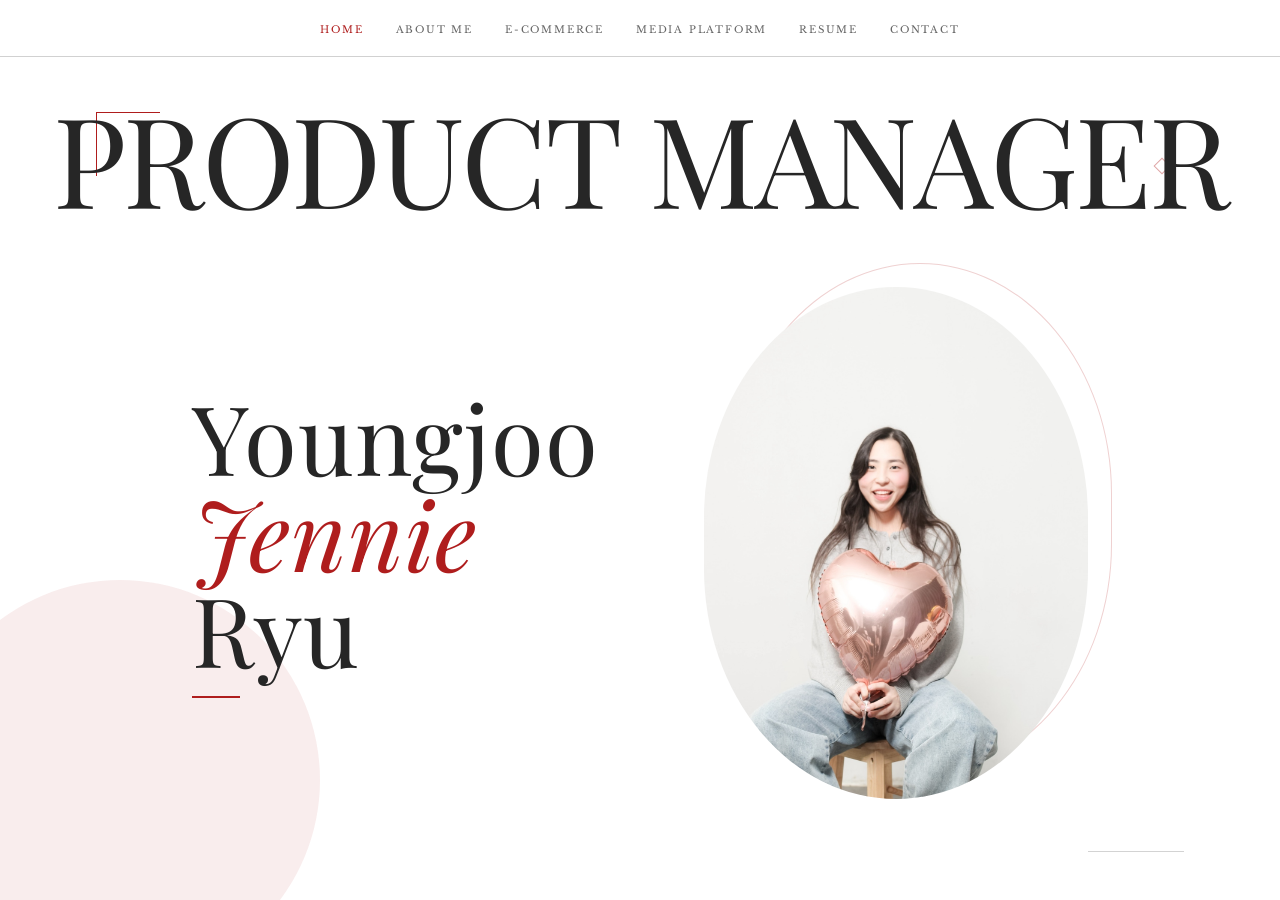
<file: index.html>
<!doctype html>
<html lang="en">
<head>
  <meta charset="UTF-8">
  <meta name="viewport" content="width=device-width, initial-scale=1.0">
  <title>Jennie Ryu | Product Manager Portfolio</title>
  <meta name="description" content="Jennie Ryu - Product Manager Portfolio. PM specializing in e-commerce, payment systems, subscription models, and content commerce.">
  <meta name="author" content="Youngjoo Jennie Ryu">
  <link rel="canonical" href="https://jennieryu.github.io/">
  <meta property="og:type" content="website">
  <meta property="og:url" content="https://jennieryu.github.io/">
  <meta property="og:title" content="Jennie Ryu | Product Manager Portfolio">
  <meta property="og:description" content="Jennie Ryu - Product Manager Portfolio. PM specializing in e-commerce, payment systems, subscription models, and content commerce.">
  <meta property="og:image" content="https://jennieryu.github.io/og-image.png">
  <meta name="twitter:card" content="summary_large_image">
  <meta name="twitter:title" content="Jennie Ryu | Product Manager Portfolio">
  <meta name="twitter:description" content="Jennie Ryu - Product Manager Portfolio. PM specializing in e-commerce, payment systems, subscription models, and content commerce.">
  <meta name="twitter:image" content="https://jennieryu.github.io/og-image.png">
  <link rel="icon" href="favicon.ico">
  <link rel="preconnect" href="https://fonts.googleapis.com">
  <link rel="preconnect" href="https://fonts.gstatic.com" crossorigin>
  <link rel="stylesheet" href="https://fonts.googleapis.com/css2?family=Playfair+Display:ital,wght@0,400;0,500;0,600;0,700;0,800;0,900;1,400;1,500&family=Cormorant+Garamond:ital,wght@0,300;0,400;0,500;0,600;0,700;1,300;1,400&family=Libre+Baskerville:ital,wght@0,400;0,700;1,400&display=swap">
  <link rel="stylesheet" href="assets/css/style.css">
  <script>document.documentElement.classList.add("js");</script>
</head>
<body>
  <nav class="nav" aria-label="Main">
    <div class="nav__inner">
      <ul class="nav__list">
        <li><a class="nav__link is-active" aria-current="page" href="./">HOME</a></li>
        <li><a class="nav__link" href="about/">ABOUT ME</a></li>
        <li><a class="nav__link" href="ecommerce/">E-COMMERCE</a></li>
        <li><a class="nav__link" href="https://jennieryu.my.canva.site/youngjoo-ryu-media-platform" target="_blank" rel="noopener noreferrer">MEDIA PLATFORM</a></li>
        <li><a class="nav__link" href="resume/">RESUME</a></li>
        <li><a class="nav__link" href="contact/">CONTACT</a></li>
      </ul>
      <button class="nav__toggle" type="button" aria-label="Toggle menu" aria-expanded="false" aria-controls="mobile-menu">
        <svg class="icon-menu" width="18" height="18" viewBox="0 0 24 24" fill="none" stroke="currentColor" stroke-width="2" stroke-linecap="round" aria-hidden="true"><line x1="4" x2="20" y1="12" y2="12"/><line x1="4" x2="20" y1="6" y2="6"/><line x1="4" x2="20" y1="18" y2="18"/></svg>
        <svg class="icon-close" width="18" height="18" viewBox="0 0 24 24" fill="none" stroke="currentColor" stroke-width="2" stroke-linecap="round" aria-hidden="true"><path d="M18 6 6 18"/><path d="m6 6 12 12"/></svg>
      </button>
    </div>
    <div class="nav__mobile" id="mobile-menu">
      <ul>
        <li><a class="nav__link is-active" aria-current="page" href="./">HOME</a></li>
        <li><a class="nav__link" href="about/">ABOUT ME</a></li>
        <li><a class="nav__link" href="ecommerce/">E-COMMERCE</a></li>
        <li><a class="nav__link" href="https://jennieryu.my.canva.site/youngjoo-ryu-media-platform" target="_blank" rel="noopener noreferrer">MEDIA PLATFORM</a></li>
        <li><a class="nav__link" href="resume/">RESUME</a></li>
        <li><a class="nav__link" href="contact/">CONTACT</a></li>
      </ul>
    </div>
  </nav>

  <main class="hero">
    <div class="hero__deco hero__deco--h anim" aria-hidden="true"></div>
    <div class="hero__deco hero__deco--v anim" aria-hidden="true"></div>
    <div class="hero__deco hero__deco--line anim" aria-hidden="true"></div>
    <div class="hero__deco hero__deco--diamond anim" aria-hidden="true"></div>
    <div class="hero__deco hero__deco--circle anim" aria-hidden="true"></div>

    <div class="hero__headline">
      <h1 class="hero__title">
        <span class="anim" style="--delay: 0.1s">Product</span>
        <span class="anim" style="--delay: 0.25s">Manager</span>
      </h1>
    </div>

    <div class="hero__main">
      <div class="hero__grid">
        <div>
          <h2 class="hero__name">
            <span class="anim" style="--anim: slide-in; --delay: 0.5s">Youngjoo</span>
            <span class="anim" style="--anim: slide-in; --delay: 0.65s"><em>Jennie</em> Ryu</span>
          </h2>
          <div class="hero__rule anim" aria-hidden="true"></div>
        </div>
        <div class="hero__photo-wrap">
          <div class="hero__photo anim" style="--anim: zoom-in; --from-scale: 0.95; --dur: 1.2s; --delay: 0.4s">
            <div class="hero__photo-ring anim" aria-hidden="true"></div>
            <img src="assets/img/hero-photo.jpg" alt="Youngjoo Jennie Ryu" width="1280" height="1920">
          </div>
        </div>
      </div>
    </div>
  </main>

  <script src="assets/js/main.js"></script>
</body>
</html>
</file>
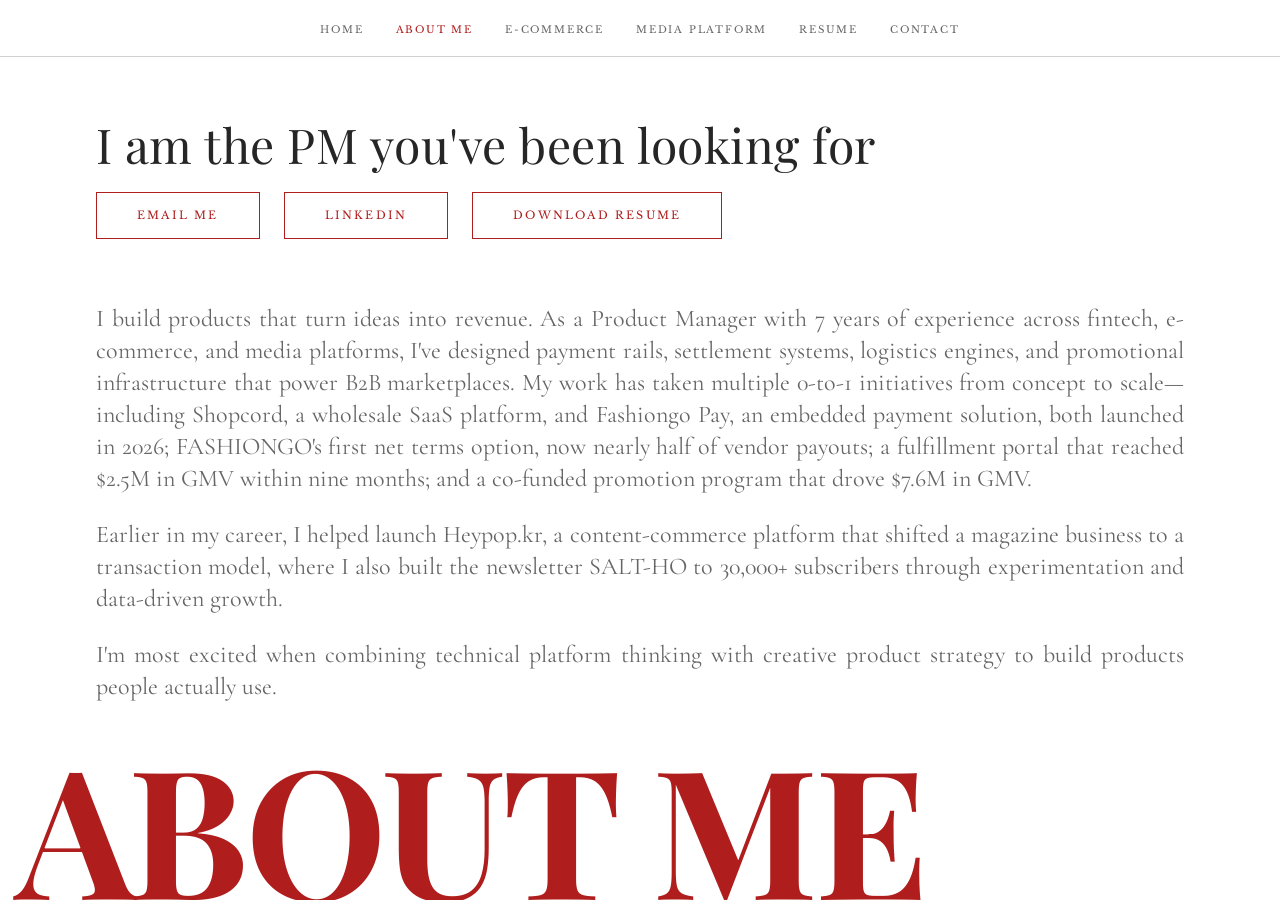
<file: about/index.html>
<!doctype html>
<html lang="en">
<head>
  <meta charset="UTF-8">
  <meta name="viewport" content="width=device-width, initial-scale=1.0">
  <title>About | Jennie Ryu</title>
  <meta name="description" content="Jennie Ryu - Product Manager Portfolio. PM specializing in e-commerce, payment systems, subscription models, and content commerce.">
  <meta name="author" content="Youngjoo Jennie Ryu">
  <link rel="canonical" href="https://jennieryu.github.io/about/">
  <meta property="og:type" content="website">
  <meta property="og:url" content="https://jennieryu.github.io/about/">
  <meta property="og:title" content="About | Jennie Ryu">
  <meta property="og:description" content="Jennie Ryu - Product Manager Portfolio. PM specializing in e-commerce, payment systems, subscription models, and content commerce.">
  <meta property="og:image" content="https://jennieryu.github.io/og-image.png">
  <meta name="twitter:card" content="summary_large_image">
  <meta name="twitter:title" content="About | Jennie Ryu">
  <meta name="twitter:description" content="Jennie Ryu - Product Manager Portfolio. PM specializing in e-commerce, payment systems, subscription models, and content commerce.">
  <meta name="twitter:image" content="https://jennieryu.github.io/og-image.png">
  <link rel="icon" href="../favicon.ico">
  <link rel="preconnect" href="https://fonts.googleapis.com">
  <link rel="preconnect" href="https://fonts.gstatic.com" crossorigin>
  <link rel="stylesheet" href="https://fonts.googleapis.com/css2?family=Playfair+Display:ital,wght@0,400;0,500;0,600;0,700;0,800;0,900;1,400;1,500&family=Cormorant+Garamond:ital,wght@0,300;0,400;0,500;0,600;0,700;1,300;1,400&family=Libre+Baskerville:ital,wght@0,400;0,700;1,400&display=swap">
  <link rel="stylesheet" href="../assets/css/style.css">
  <script>document.documentElement.classList.add("js");</script>
</head>
<body>
  <nav class="nav" aria-label="Main">
    <div class="nav__inner">
      <ul class="nav__list">
        <li><a class="nav__link" href="../">HOME</a></li>
        <li><a class="nav__link is-active" aria-current="page" href="../about/">ABOUT ME</a></li>
        <li><a class="nav__link" href="../ecommerce/">E-COMMERCE</a></li>
        <li><a class="nav__link" href="https://jennieryu.my.canva.site/youngjoo-ryu-media-platform" target="_blank" rel="noopener noreferrer">MEDIA PLATFORM</a></li>
        <li><a class="nav__link" href="../resume/">RESUME</a></li>
        <li><a class="nav__link" href="../contact/">CONTACT</a></li>
      </ul>
      <button class="nav__toggle" type="button" aria-label="Toggle menu" aria-expanded="false" aria-controls="mobile-menu">
        <svg class="icon-menu" width="18" height="18" viewBox="0 0 24 24" fill="none" stroke="currentColor" stroke-width="2" stroke-linecap="round" aria-hidden="true"><line x1="4" x2="20" y1="12" y2="12"/><line x1="4" x2="20" y1="6" y2="6"/><line x1="4" x2="20" y1="18" y2="18"/></svg>
        <svg class="icon-close" width="18" height="18" viewBox="0 0 24 24" fill="none" stroke="currentColor" stroke-width="2" stroke-linecap="round" aria-hidden="true"><path d="M18 6 6 18"/><path d="m6 6 12 12"/></svg>
      </button>
    </div>
    <div class="nav__mobile" id="mobile-menu">
      <ul>
        <li><a class="nav__link" href="../">HOME</a></li>
        <li><a class="nav__link is-active" aria-current="page" href="../about/">ABOUT ME</a></li>
        <li><a class="nav__link" href="../ecommerce/">E-COMMERCE</a></li>
        <li><a class="nav__link" href="https://jennieryu.my.canva.site/youngjoo-ryu-media-platform" target="_blank" rel="noopener noreferrer">MEDIA PLATFORM</a></li>
        <li><a class="nav__link" href="../resume/">RESUME</a></li>
        <li><a class="nav__link" href="../contact/">CONTACT</a></li>
      </ul>
    </div>
  </nav>

  <main class="page about">
    <div class="about__intro anim">
      <h2 class="about__heading">I am the PM you've been looking for</h2>
      <div class="about__actions">
        <a class="btn" href="mailto:yjooryu@gmail.com">Email Me</a>
        <a class="btn" href="https://www.linkedin.com/in/jennieryu/" target="_blank" rel="noopener noreferrer">LinkedIn</a>
        <a class="btn" href="../Youngjoo_Ryu_Resume.pdf" download>Download Resume</a>
      </div>
    </div>

    <div class="about__body anim" style="--delay: 0.2s">
      <p class="lead">I build products that turn ideas into revenue. As a Product Manager with 7 years of experience across fintech, e-commerce, and media platforms, I've designed payment rails, settlement systems, logistics engines, and promotional infrastructure that power B2B marketplaces. My work has taken multiple 0-to-1 initiatives from concept to scale—including Shopcord, a wholesale SaaS platform, and Fashiongo Pay, an embedded payment solution, both launched in 2026; FASHIONGO's first net terms option, now nearly half of vendor payouts; a fulfillment portal that reached $2.5M in GMV within nine months; and a co-funded promotion program that drove $7.6M in GMV.</p>
      <p class="lead">Earlier in my career, I helped launch Heypop.kr, a content-commerce platform that shifted a magazine business to a transaction model, where I also built the newsletter SALT-HO to 30,000+ subscribers through experimentation and data-driven growth.</p>
      <p class="lead">I'm most excited when combining technical platform thinking with creative product strategy to build products people actually use.</p>
    </div>

    <div class="bleed anim" style="--delay: 0.4s; --from-y: 60px">
      <h1 class="bleed__title">About Me</h1>
    </div>
  </main>

  <script src="../assets/js/main.js"></script>
</body>
</html>
</file>
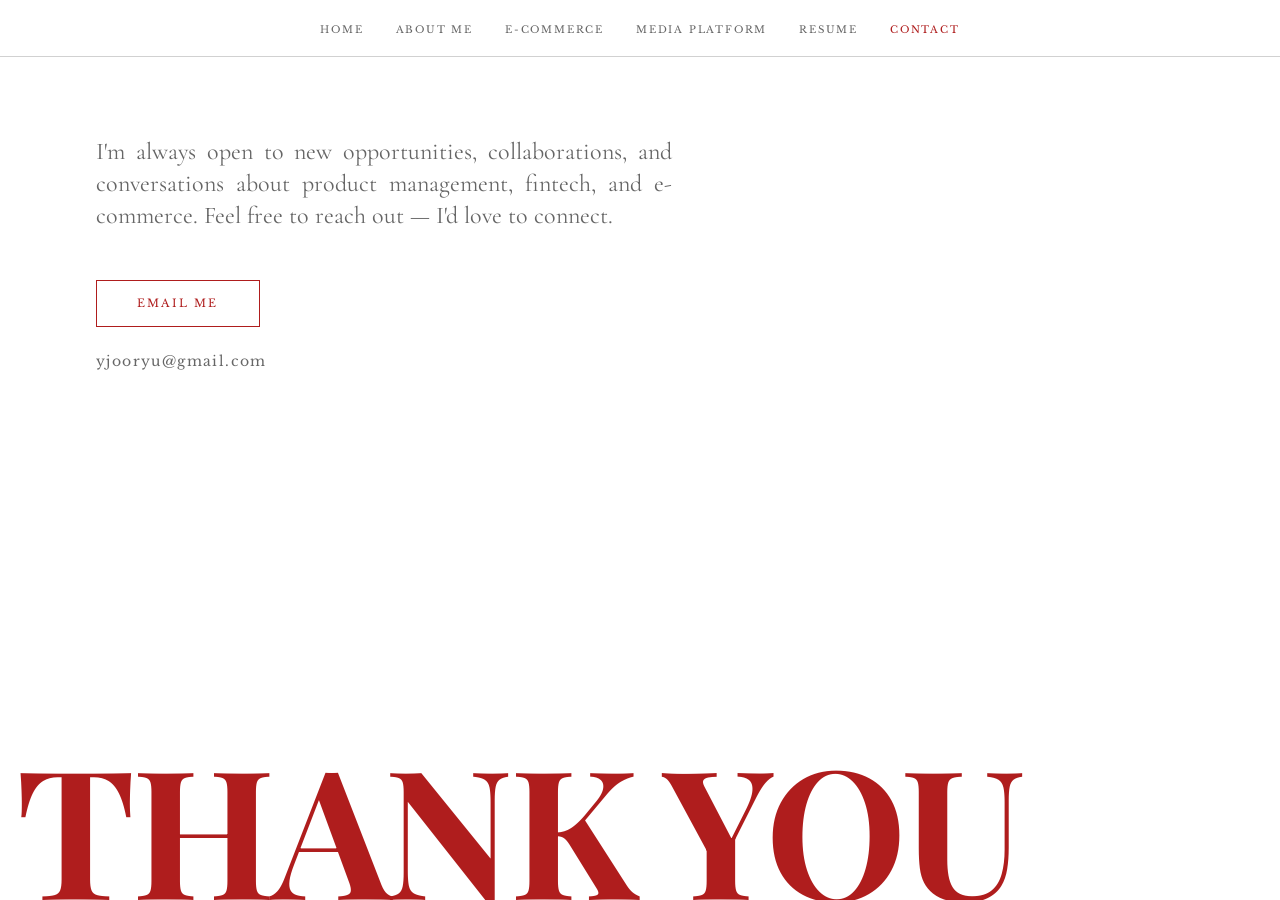
<file: contact/index.html>
<!doctype html>
<html lang="en">
<head>
  <meta charset="UTF-8">
  <meta name="viewport" content="width=device-width, initial-scale=1.0">
  <title>Contact | Jennie Ryu</title>
  <meta name="description" content="Jennie Ryu - Product Manager Portfolio. PM specializing in e-commerce, payment systems, subscription models, and content commerce.">
  <meta name="author" content="Youngjoo Jennie Ryu">
  <link rel="canonical" href="https://jennieryu.github.io/contact/">
  <meta property="og:type" content="website">
  <meta property="og:url" content="https://jennieryu.github.io/contact/">
  <meta property="og:title" content="Contact | Jennie Ryu">
  <meta property="og:description" content="Jennie Ryu - Product Manager Portfolio. PM specializing in e-commerce, payment systems, subscription models, and content commerce.">
  <meta property="og:image" content="https://jennieryu.github.io/og-image.png">
  <meta name="twitter:card" content="summary_large_image">
  <meta name="twitter:title" content="Contact | Jennie Ryu">
  <meta name="twitter:description" content="Jennie Ryu - Product Manager Portfolio. PM specializing in e-commerce, payment systems, subscription models, and content commerce.">
  <meta name="twitter:image" content="https://jennieryu.github.io/og-image.png">
  <link rel="icon" href="../favicon.ico">
  <link rel="preconnect" href="https://fonts.googleapis.com">
  <link rel="preconnect" href="https://fonts.gstatic.com" crossorigin>
  <link rel="stylesheet" href="https://fonts.googleapis.com/css2?family=Playfair+Display:ital,wght@0,400;0,500;0,600;0,700;0,800;0,900;1,400;1,500&family=Cormorant+Garamond:ital,wght@0,300;0,400;0,500;0,600;0,700;1,300;1,400&family=Libre+Baskerville:ital,wght@0,400;0,700;1,400&display=swap">
  <link rel="stylesheet" href="../assets/css/style.css">
  <script>document.documentElement.classList.add("js");</script>
</head>
<body>
  <nav class="nav" aria-label="Main">
    <div class="nav__inner">
      <ul class="nav__list">
        <li><a class="nav__link" href="../">HOME</a></li>
        <li><a class="nav__link" href="../about/">ABOUT ME</a></li>
        <li><a class="nav__link" href="../ecommerce/">E-COMMERCE</a></li>
        <li><a class="nav__link" href="https://jennieryu.my.canva.site/youngjoo-ryu-media-platform" target="_blank" rel="noopener noreferrer">MEDIA PLATFORM</a></li>
        <li><a class="nav__link" href="../resume/">RESUME</a></li>
        <li><a class="nav__link is-active" aria-current="page" href="../contact/">CONTACT</a></li>
      </ul>
      <button class="nav__toggle" type="button" aria-label="Toggle menu" aria-expanded="false" aria-controls="mobile-menu">
        <svg class="icon-menu" width="18" height="18" viewBox="0 0 24 24" fill="none" stroke="currentColor" stroke-width="2" stroke-linecap="round" aria-hidden="true"><line x1="4" x2="20" y1="12" y2="12"/><line x1="4" x2="20" y1="6" y2="6"/><line x1="4" x2="20" y1="18" y2="18"/></svg>
        <svg class="icon-close" width="18" height="18" viewBox="0 0 24 24" fill="none" stroke="currentColor" stroke-width="2" stroke-linecap="round" aria-hidden="true"><path d="M18 6 6 18"/><path d="m6 6 12 12"/></svg>
      </button>
    </div>
    <div class="nav__mobile" id="mobile-menu">
      <ul>
        <li><a class="nav__link" href="../">HOME</a></li>
        <li><a class="nav__link" href="../about/">ABOUT ME</a></li>
        <li><a class="nav__link" href="../ecommerce/">E-COMMERCE</a></li>
        <li><a class="nav__link" href="https://jennieryu.my.canva.site/youngjoo-ryu-media-platform" target="_blank" rel="noopener noreferrer">MEDIA PLATFORM</a></li>
        <li><a class="nav__link" href="../resume/">RESUME</a></li>
        <li><a class="nav__link is-active" aria-current="page" href="../contact/">CONTACT</a></li>
      </ul>
    </div>
  </nav>

  <main class="page contact">
    <div class="page__body">
      <div class="contact__inner anim">
        <p class="lead">I'm always open to new opportunities, collaborations, and conversations about product management, fintech, and e-commerce. Feel free to reach out — I'd love to connect.</p>
        <div class="contact__actions">
          <a class="btn" href="mailto:yjooryu@gmail.com">Email Me</a>
          <br>
          <a class="contact__email" href="mailto:yjooryu@gmail.com">yjooryu@gmail.com</a>
        </div>
      </div>
    </div>

    <div class="bleed anim" style="--delay: 0.4s; --from-y: 60px">
      <h1 class="bleed__title">Thank You</h1>
    </div>
  </main>

  <script src="../assets/js/main.js"></script>
</body>
</html>
</file>
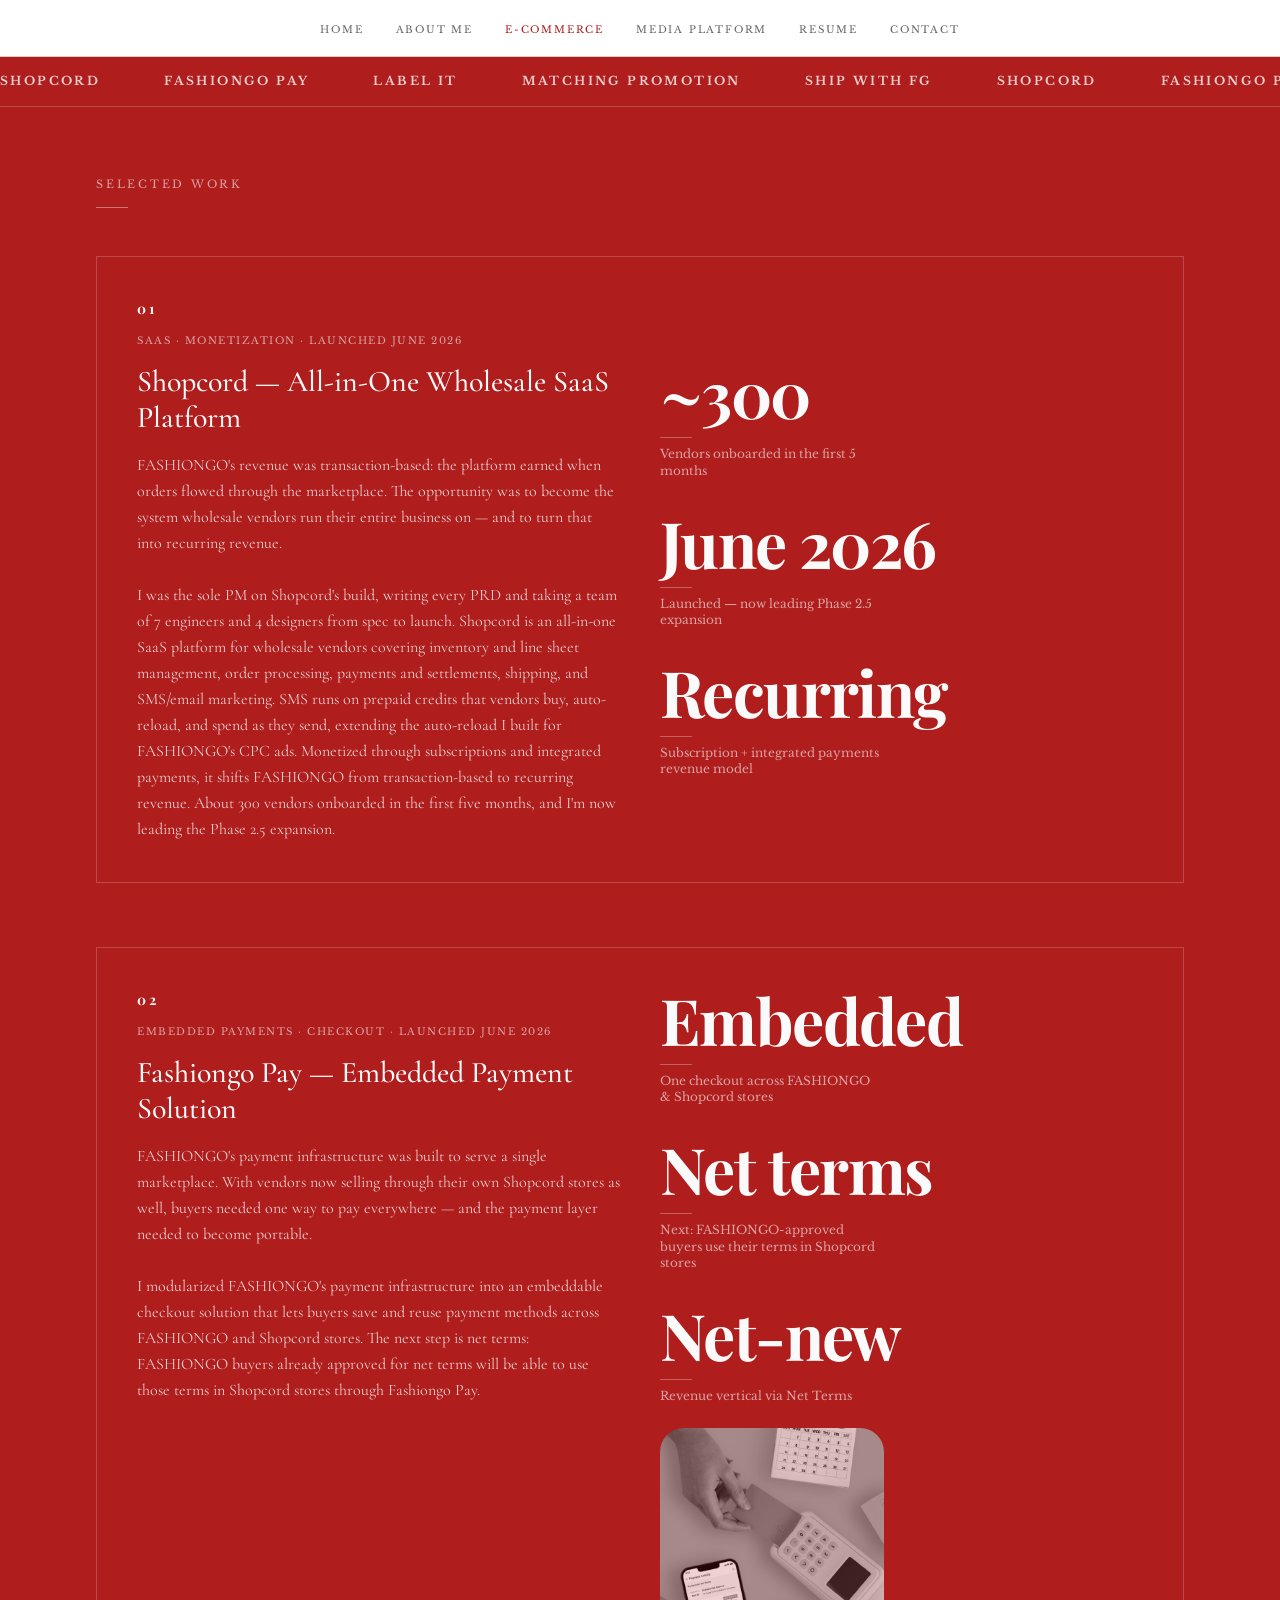
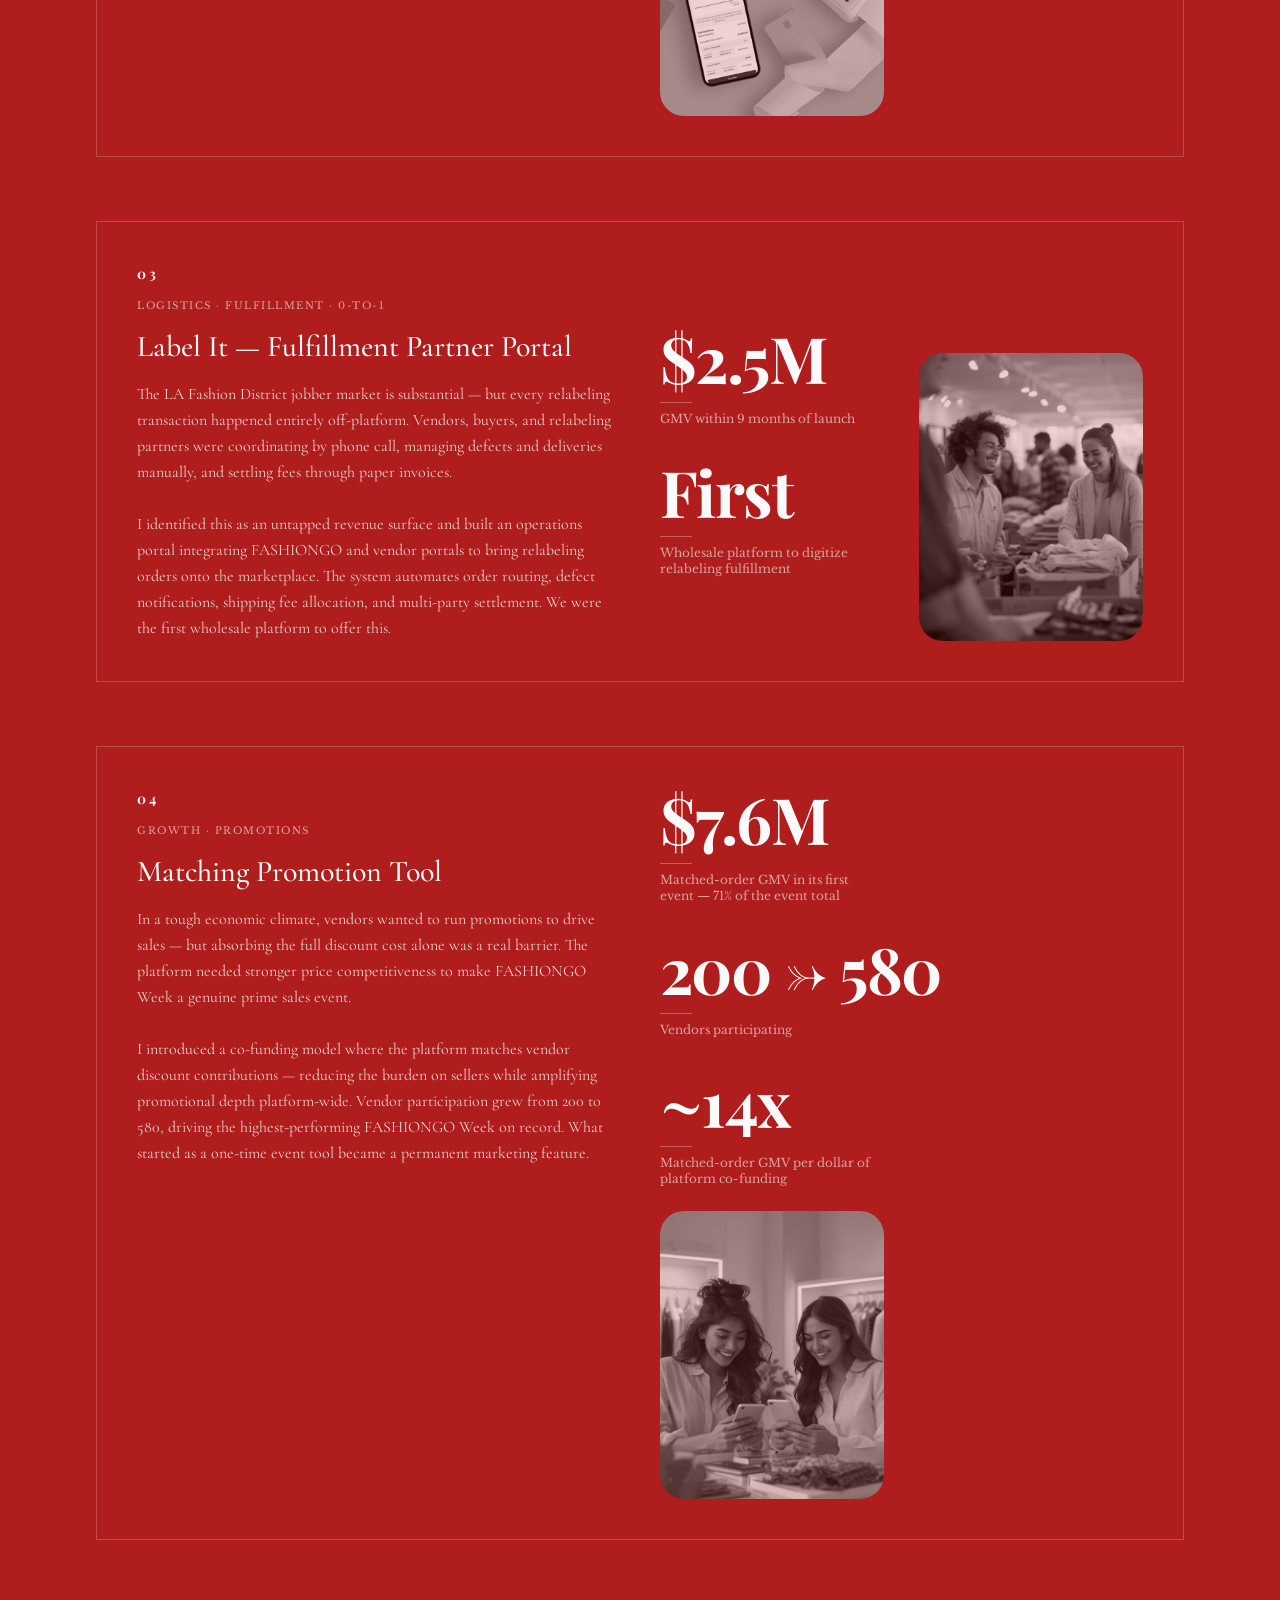
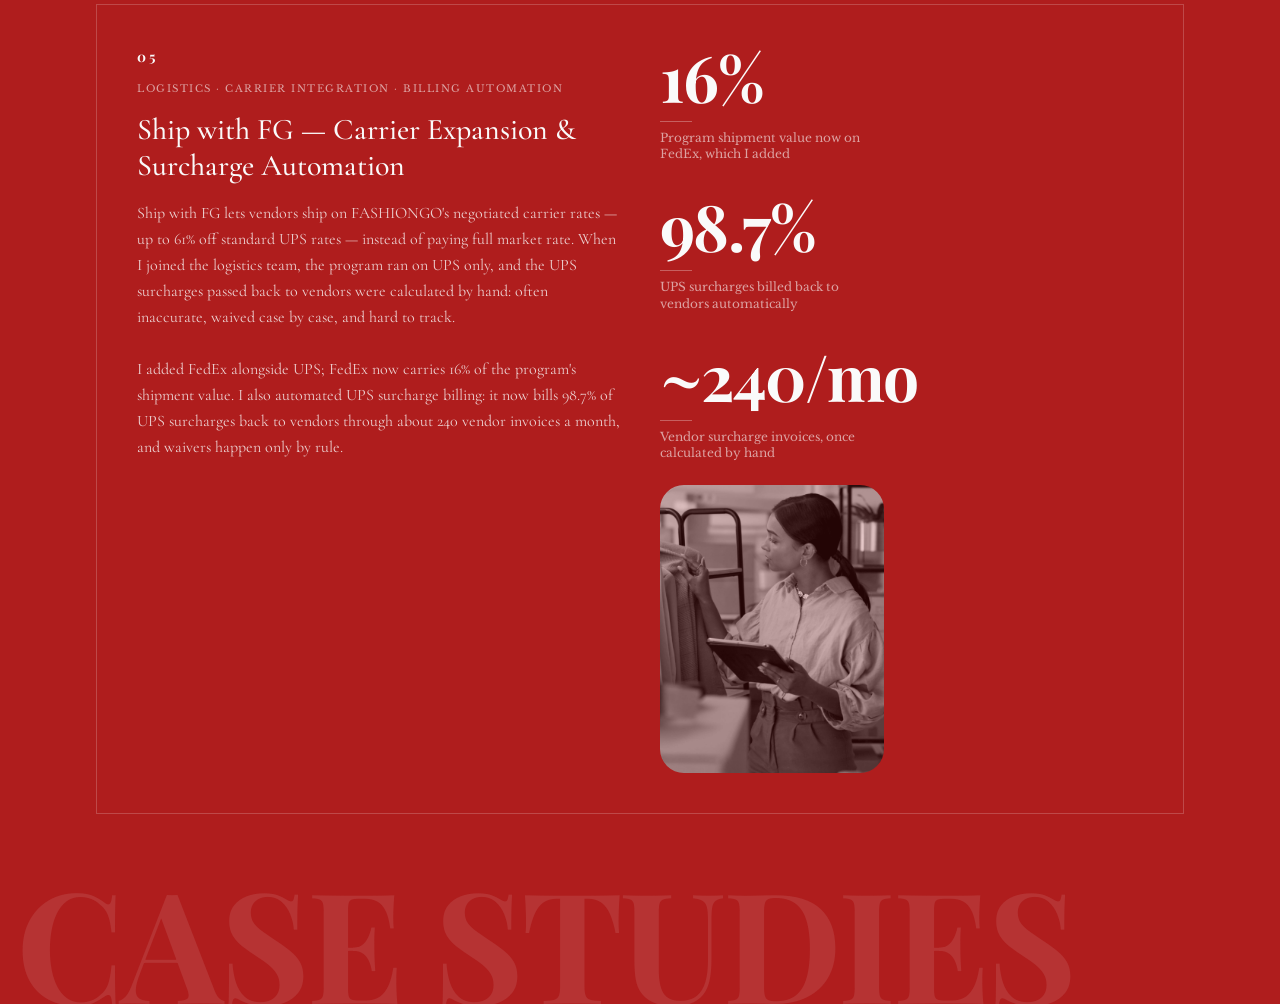
<file: ecommerce/index.html>
<!doctype html>
<html lang="en">
<head>
  <meta charset="UTF-8">
  <meta name="viewport" content="width=device-width, initial-scale=1.0">
  <title>E-Commerce Case Studies | Jennie Ryu</title>
  <meta name="description" content="Jennie Ryu - Product Manager Portfolio. PM specializing in e-commerce, payment systems, subscription models, and content commerce.">
  <meta name="author" content="Youngjoo Jennie Ryu">
  <link rel="canonical" href="https://jennieryu.github.io/ecommerce/">
  <meta property="og:type" content="website">
  <meta property="og:url" content="https://jennieryu.github.io/ecommerce/">
  <meta property="og:title" content="E-Commerce Case Studies | Jennie Ryu">
  <meta property="og:description" content="Jennie Ryu - Product Manager Portfolio. PM specializing in e-commerce, payment systems, subscription models, and content commerce.">
  <meta property="og:image" content="https://jennieryu.github.io/og-image.png">
  <meta name="twitter:card" content="summary_large_image">
  <meta name="twitter:title" content="E-Commerce Case Studies | Jennie Ryu">
  <meta name="twitter:description" content="Jennie Ryu - Product Manager Portfolio. PM specializing in e-commerce, payment systems, subscription models, and content commerce.">
  <meta name="twitter:image" content="https://jennieryu.github.io/og-image.png">
  <link rel="icon" href="../favicon.ico">
  <link rel="preconnect" href="https://fonts.googleapis.com">
  <link rel="preconnect" href="https://fonts.gstatic.com" crossorigin>
  <link rel="stylesheet" href="https://fonts.googleapis.com/css2?family=Playfair+Display:ital,wght@0,400;0,500;0,600;0,700;0,800;0,900;1,400;1,500&family=Cormorant+Garamond:ital,wght@0,300;0,400;0,500;0,600;0,700;1,300;1,400&family=Libre+Baskerville:ital,wght@0,400;0,700;1,400&display=swap">
  <link rel="stylesheet" href="../assets/css/style.css">
  <script>document.documentElement.classList.add("js");</script>
</head>
<body class="ecommerce">
  <nav class="nav" aria-label="Main">
    <div class="nav__inner">
      <ul class="nav__list">
        <li><a class="nav__link" href="../">HOME</a></li>
        <li><a class="nav__link" href="../about/">ABOUT ME</a></li>
        <li><a class="nav__link is-active" aria-current="page" href="../ecommerce/">E-COMMERCE</a></li>
        <li><a class="nav__link" href="https://jennieryu.my.canva.site/youngjoo-ryu-media-platform" target="_blank" rel="noopener noreferrer">MEDIA PLATFORM</a></li>
        <li><a class="nav__link" href="../resume/">RESUME</a></li>
        <li><a class="nav__link" href="../contact/">CONTACT</a></li>
      </ul>
      <button class="nav__toggle" type="button" aria-label="Toggle menu" aria-expanded="false" aria-controls="mobile-menu">
        <svg class="icon-menu" width="18" height="18" viewBox="0 0 24 24" fill="none" stroke="currentColor" stroke-width="2" stroke-linecap="round" aria-hidden="true"><line x1="4" x2="20" y1="12" y2="12"/><line x1="4" x2="20" y1="6" y2="6"/><line x1="4" x2="20" y1="18" y2="18"/></svg>
        <svg class="icon-close" width="18" height="18" viewBox="0 0 24 24" fill="none" stroke="currentColor" stroke-width="2" stroke-linecap="round" aria-hidden="true"><path d="M18 6 6 18"/><path d="m6 6 12 12"/></svg>
      </button>
    </div>
    <div class="nav__mobile" id="mobile-menu">
      <ul>
        <li><a class="nav__link" href="../">HOME</a></li>
        <li><a class="nav__link" href="../about/">ABOUT ME</a></li>
        <li><a class="nav__link is-active" aria-current="page" href="../ecommerce/">E-COMMERCE</a></li>
        <li><a class="nav__link" href="https://jennieryu.my.canva.site/youngjoo-ryu-media-platform" target="_blank" rel="noopener noreferrer">MEDIA PLATFORM</a></li>
        <li><a class="nav__link" href="../resume/">RESUME</a></li>
        <li><a class="nav__link" href="../contact/">CONTACT</a></li>
      </ul>
    </div>
  </nav>

  <main class="page">
    <div class="marquee" aria-label="Jump to case study">
      <div class="marquee__track">
        <button class="marquee__item" type="button" data-scroll-to="shopcord">Shopcord</button>
        <button class="marquee__item" type="button" data-scroll-to="fashiongo-pay">Fashiongo Pay</button>
        <button class="marquee__item" type="button" data-scroll-to="label-it">Label It</button>
        <button class="marquee__item" type="button" data-scroll-to="matching-promotion">Matching Promotion</button>
        <button class="marquee__item" type="button" data-scroll-to="ship-with-fg">Ship with FG</button>
        <button class="marquee__item" type="button" data-scroll-to="shopcord" tabindex="-1" aria-hidden="true">Shopcord</button>
        <button class="marquee__item" type="button" data-scroll-to="fashiongo-pay" tabindex="-1" aria-hidden="true">Fashiongo Pay</button>
        <button class="marquee__item" type="button" data-scroll-to="label-it" tabindex="-1" aria-hidden="true">Label It</button>
        <button class="marquee__item" type="button" data-scroll-to="matching-promotion" tabindex="-1" aria-hidden="true">Matching Promotion</button>
        <button class="marquee__item" type="button" data-scroll-to="ship-with-fg" tabindex="-1" aria-hidden="true">Ship with FG</button>
        <button class="marquee__item" type="button" data-scroll-to="shopcord" tabindex="-1" aria-hidden="true">Shopcord</button>
        <button class="marquee__item" type="button" data-scroll-to="fashiongo-pay" tabindex="-1" aria-hidden="true">Fashiongo Pay</button>
        <button class="marquee__item" type="button" data-scroll-to="label-it" tabindex="-1" aria-hidden="true">Label It</button>
        <button class="marquee__item" type="button" data-scroll-to="matching-promotion" tabindex="-1" aria-hidden="true">Matching Promotion</button>
        <button class="marquee__item" type="button" data-scroll-to="ship-with-fg" tabindex="-1" aria-hidden="true">Ship with FG</button>
      </div>
    </div>

    <div class="eyebrow anim"><span>Selected Work</span></div>

    <div class="cases">
      <article class="case reveal" id="shopcord">
        <div class="case__body">
          <span class="case__num">01</span>
          <p class="case__tags">SaaS · Monetization · Launched June 2026</p>
          <h3 class="case__title">Shopcord — All-in-One Wholesale SaaS Platform</h3>
          <p class="case__text">FASHIONGO's revenue was transaction-based: the platform earned when orders flowed through the marketplace. The opportunity was to become the system wholesale vendors run their entire business on — and to turn that into recurring revenue.</p>
          <p class="case__text">I was the sole PM on Shopcord's build, writing every PRD and taking a team of 7 engineers and 4 designers from spec to launch. Shopcord is an all-in-one SaaS platform for wholesale vendors covering inventory and line sheet management, order processing, payments and settlements, shipping, and SMS/email marketing. SMS runs on prepaid credits that vendors buy, auto-reload, and spend as they send, extending the auto-reload I built for FASHIONGO's CPC ads. Monetized through subscriptions and integrated payments, it shifts FASHIONGO from transaction-based to recurring revenue. About 300 vendors onboarded in the first five months, and I'm now leading the Phase 2.5 expansion.</p>
        </div>
        <div class="case__aside">
          <div class="case__metrics">
            <div class="metric"><span class="metric__value">~300</span><p class="metric__label">Vendors onboarded in the first 5 months</p></div>
            <div class="metric"><span class="metric__value">June 2026</span><p class="metric__label">Launched — now leading Phase 2.5 expansion</p></div>
            <div class="metric"><span class="metric__value">Recurring</span><p class="metric__label">Subscription + integrated payments revenue model</p></div>
          </div>
        </div>
      </article>
      <article class="case reveal" id="fashiongo-pay">
        <div class="case__body">
          <span class="case__num">02</span>
          <p class="case__tags">Embedded Payments · Checkout · Launched June 2026</p>
          <h3 class="case__title">Fashiongo Pay — Embedded Payment Solution</h3>
          <p class="case__text">FASHIONGO's payment infrastructure was built to serve a single marketplace. With vendors now selling through their own Shopcord stores as well, buyers needed one way to pay everywhere — and the payment layer needed to become portable.</p>
          <p class="case__text">I modularized FASHIONGO's payment infrastructure into an embeddable checkout solution that lets buyers save and reuse payment methods across FASHIONGO and Shopcord stores. The next step is net terms: FASHIONGO buyers already approved for net terms will be able to use those terms in Shopcord stores through Fashiongo Pay.</p>
        </div>
        <div class="case__aside">
          <div class="case__metrics">
            <div class="metric"><span class="metric__value">Embedded</span><p class="metric__label">One checkout across FASHIONGO &amp; Shopcord stores</p></div>
            <div class="metric"><span class="metric__value">Net terms</span><p class="metric__label">Next: FASHIONGO-approved buyers use their terms in Shopcord stores</p></div>
            <div class="metric"><span class="metric__value">Net-new</span><p class="metric__label">Revenue vertical via Net Terms</p></div>
          </div>
          <div class="case__media">
            <img src="../assets/img/case-fg-pay.png" alt="Fashiongo Pay — Embedded Payment Solution" loading="lazy">
          </div>
        </div>
      </article>
      <article class="case reveal" id="label-it">
        <div class="case__body">
          <span class="case__num">03</span>
          <p class="case__tags">Logistics · Fulfillment · 0-to-1</p>
          <h3 class="case__title">Label It — Fulfillment Partner Portal</h3>
          <p class="case__text">The LA Fashion District jobber market is substantial — but every relabeling transaction happened entirely off-platform. Vendors, buyers, and relabeling partners were coordinating by phone call, managing defects and deliveries manually, and settling fees through paper invoices.</p>
          <p class="case__text">I identified this as an untapped revenue surface and built an operations portal integrating FASHIONGO and vendor portals to bring relabeling orders onto the marketplace. The system automates order routing, defect notifications, shipping fee allocation, and multi-party settlement. We were the first wholesale platform to offer this.</p>
        </div>
        <div class="case__aside">
          <div class="case__metrics">
            <div class="metric"><span class="metric__value">$2.5M</span><p class="metric__label">GMV within 9 months of launch</p></div>
            <div class="metric"><span class="metric__value">First</span><p class="metric__label">Wholesale platform to digitize relabeling fulfillment</p></div>
          </div>
          <div class="case__media">
            <img src="../assets/img/case-label-it.jpg" alt="Label It — Fulfillment Partner Portal" loading="lazy">
          </div>
        </div>
      </article>
      <article class="case reveal" id="matching-promotion">
        <div class="case__body">
          <span class="case__num">04</span>
          <p class="case__tags">Growth · Promotions</p>
          <h3 class="case__title">Matching Promotion Tool</h3>
          <p class="case__text">In a tough economic climate, vendors wanted to run promotions to drive sales — but absorbing the full discount cost alone was a real barrier. The platform needed stronger price competitiveness to make FASHIONGO Week a genuine prime sales event.</p>
          <p class="case__text">I introduced a co-funding model where the platform matches vendor discount contributions — reducing the burden on sellers while amplifying promotional depth platform-wide. Vendor participation grew from 200 to 580, driving the highest-performing FASHIONGO Week on record. What started as a one-time event tool became a permanent marketing feature.</p>
        </div>
        <div class="case__aside">
          <div class="case__metrics">
            <div class="metric"><span class="metric__value">$7.6M</span><p class="metric__label">Matched-order GMV in its first event — 71% of the event total</p></div>
            <div class="metric"><span class="metric__value">200 → 580</span><p class="metric__label">Vendors participating</p></div>
            <div class="metric"><span class="metric__value">~14x</span><p class="metric__label">Matched-order GMV per dollar of platform co-funding</p></div>
          </div>
          <div class="case__media">
            <img src="../assets/img/case-matching-promo.jpg" alt="Matching Promotion Tool" loading="lazy">
          </div>
        </div>
      </article>
      <article class="case reveal" id="ship-with-fg">
        <div class="case__body">
          <span class="case__num">05</span>
          <p class="case__tags">Logistics · Carrier Integration · Billing Automation</p>
          <h3 class="case__title">Ship with FG — Carrier Expansion &amp; Surcharge Automation</h3>
          <p class="case__text">Ship with FG lets vendors ship on FASHIONGO's negotiated carrier rates — up to 61% off standard UPS rates — instead of paying full market rate. When I joined the logistics team, the program ran on UPS only, and the UPS surcharges passed back to vendors were calculated by hand: often inaccurate, waived case by case, and hard to track.</p>
          <p class="case__text">I added FedEx alongside UPS; FedEx now carries 16% of the program's shipment value. I also automated UPS surcharge billing: it now bills 98.7% of UPS surcharges back to vendors through about 240 vendor invoices a month, and waivers happen only by rule.</p>
        </div>
        <div class="case__aside">
          <div class="case__metrics">
            <div class="metric"><span class="metric__value">16%</span><p class="metric__label">Program shipment value now on FedEx, which I added</p></div>
            <div class="metric"><span class="metric__value">98.7%</span><p class="metric__label">UPS surcharges billed back to vendors automatically</p></div>
            <div class="metric"><span class="metric__value">~240/mo</span><p class="metric__label">Vendor surcharge invoices, once calculated by hand</p></div>
          </div>
          <div class="case__media">
            <img src="../assets/img/case-ship-fg.png" alt="Ship with FG — Carrier Expansion &amp; Surcharge Automation" loading="lazy">
          </div>
        </div>
      </article>
    </div>

    <div class="bleed anim" style="--delay: 0.2s; --from-y: 60px">
      <h1 class="bleed__title">Case Studies</h1>
    </div>
  </main>

  <script src="../assets/js/main.js"></script>
</body>
</html>
</file>
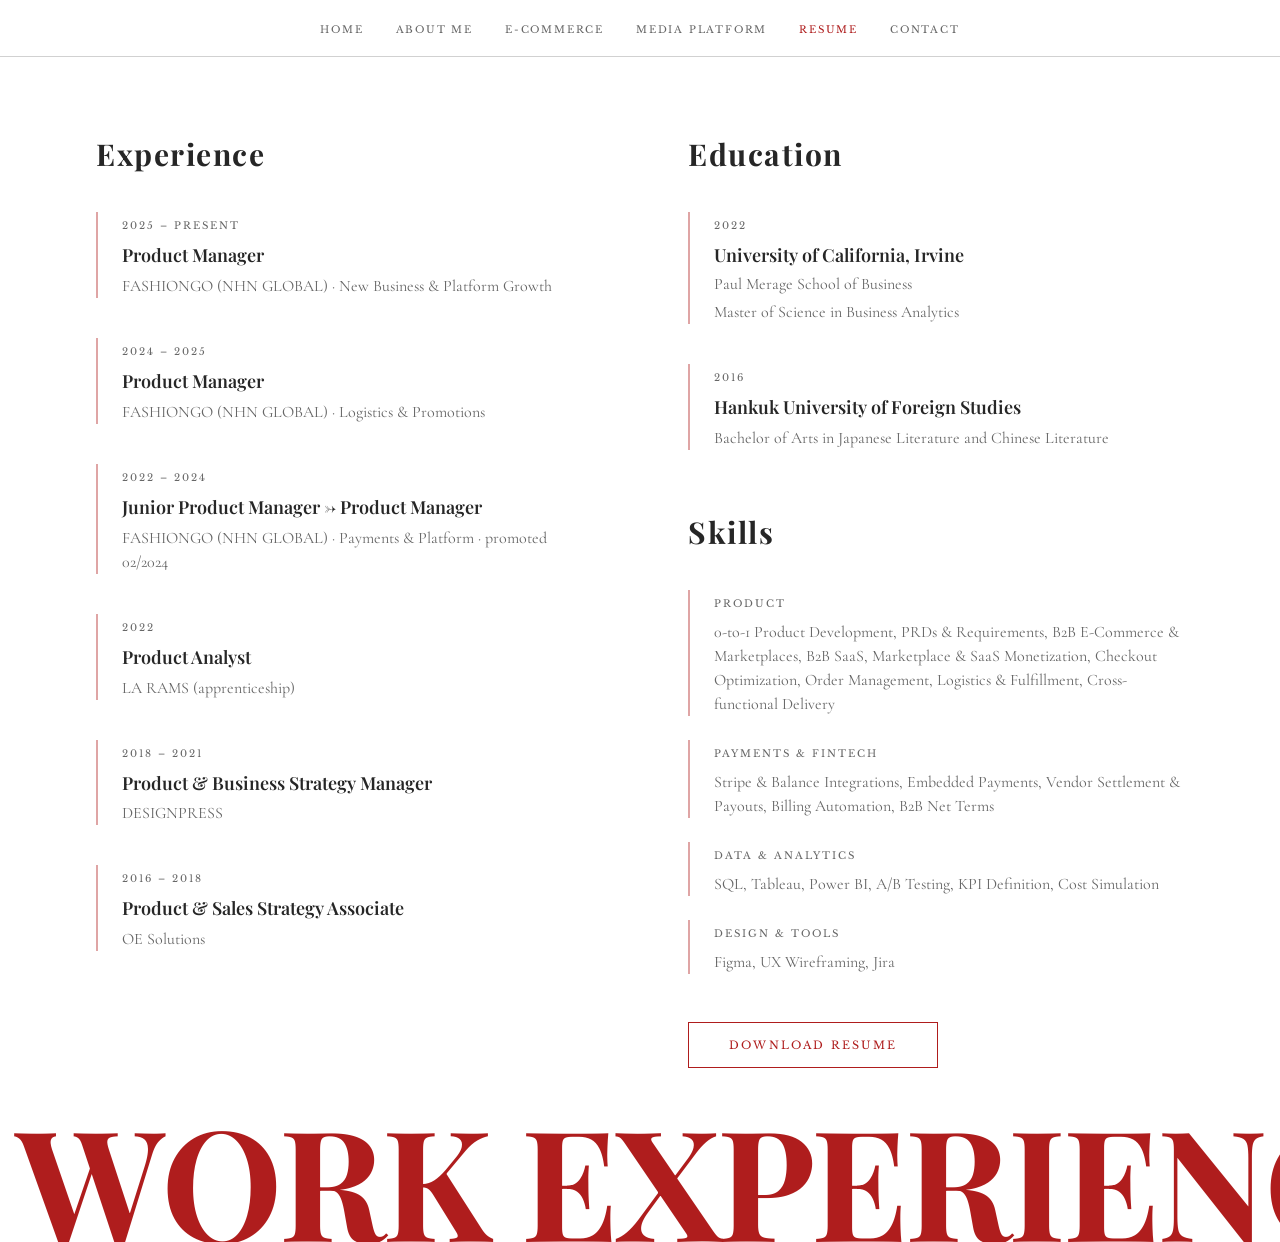
<file: resume/index.html>
<!doctype html>
<html lang="en">
<head>
  <meta charset="UTF-8">
  <meta name="viewport" content="width=device-width, initial-scale=1.0">
  <title>Resume | Jennie Ryu</title>
  <meta name="description" content="Jennie Ryu - Product Manager Portfolio. PM specializing in e-commerce, payment systems, subscription models, and content commerce.">
  <meta name="author" content="Youngjoo Jennie Ryu">
  <link rel="canonical" href="https://jennieryu.github.io/resume/">
  <meta property="og:type" content="website">
  <meta property="og:url" content="https://jennieryu.github.io/resume/">
  <meta property="og:title" content="Resume | Jennie Ryu">
  <meta property="og:description" content="Jennie Ryu - Product Manager Portfolio. PM specializing in e-commerce, payment systems, subscription models, and content commerce.">
  <meta property="og:image" content="https://jennieryu.github.io/og-image.png">
  <meta name="twitter:card" content="summary_large_image">
  <meta name="twitter:title" content="Resume | Jennie Ryu">
  <meta name="twitter:description" content="Jennie Ryu - Product Manager Portfolio. PM specializing in e-commerce, payment systems, subscription models, and content commerce.">
  <meta name="twitter:image" content="https://jennieryu.github.io/og-image.png">
  <link rel="icon" href="../favicon.ico">
  <link rel="preconnect" href="https://fonts.googleapis.com">
  <link rel="preconnect" href="https://fonts.gstatic.com" crossorigin>
  <link rel="stylesheet" href="https://fonts.googleapis.com/css2?family=Playfair+Display:ital,wght@0,400;0,500;0,600;0,700;0,800;0,900;1,400;1,500&family=Cormorant+Garamond:ital,wght@0,300;0,400;0,500;0,600;0,700;1,300;1,400&family=Libre+Baskerville:ital,wght@0,400;0,700;1,400&display=swap">
  <link rel="stylesheet" href="../assets/css/style.css">
  <script>document.documentElement.classList.add("js");</script>
</head>
<body>
  <nav class="nav" aria-label="Main">
    <div class="nav__inner">
      <ul class="nav__list">
        <li><a class="nav__link" href="../">HOME</a></li>
        <li><a class="nav__link" href="../about/">ABOUT ME</a></li>
        <li><a class="nav__link" href="../ecommerce/">E-COMMERCE</a></li>
        <li><a class="nav__link" href="https://jennieryu.my.canva.site/youngjoo-ryu-media-platform" target="_blank" rel="noopener noreferrer">MEDIA PLATFORM</a></li>
        <li><a class="nav__link is-active" aria-current="page" href="../resume/">RESUME</a></li>
        <li><a class="nav__link" href="../contact/">CONTACT</a></li>
      </ul>
      <button class="nav__toggle" type="button" aria-label="Toggle menu" aria-expanded="false" aria-controls="mobile-menu">
        <svg class="icon-menu" width="18" height="18" viewBox="0 0 24 24" fill="none" stroke="currentColor" stroke-width="2" stroke-linecap="round" aria-hidden="true"><line x1="4" x2="20" y1="12" y2="12"/><line x1="4" x2="20" y1="6" y2="6"/><line x1="4" x2="20" y1="18" y2="18"/></svg>
        <svg class="icon-close" width="18" height="18" viewBox="0 0 24 24" fill="none" stroke="currentColor" stroke-width="2" stroke-linecap="round" aria-hidden="true"><path d="M18 6 6 18"/><path d="m6 6 12 12"/></svg>
      </button>
    </div>
    <div class="nav__mobile" id="mobile-menu">
      <ul>
        <li><a class="nav__link" href="../">HOME</a></li>
        <li><a class="nav__link" href="../about/">ABOUT ME</a></li>
        <li><a class="nav__link" href="../ecommerce/">E-COMMERCE</a></li>
        <li><a class="nav__link" href="https://jennieryu.my.canva.site/youngjoo-ryu-media-platform" target="_blank" rel="noopener noreferrer">MEDIA PLATFORM</a></li>
        <li><a class="nav__link is-active" aria-current="page" href="../resume/">RESUME</a></li>
        <li><a class="nav__link" href="../contact/">CONTACT</a></li>
      </ul>
    </div>
  </nav>

  <main class="page resume">
    <div class="page__body">
      <div class="resume__grid">
        <section class="anim">
          <h3 class="resume__heading">Experience</h3>
          <div class="timeline">
          <div class="timeline__item">
            <span class="timeline__date">2025 – Present</span>
            <h4 class="timeline__title">Product Manager</h4>
            <p class="timeline__meta">FASHIONGO (NHN GLOBAL) · New Business &amp; Platform Growth</p>
          </div>
          <div class="timeline__item">
            <span class="timeline__date">2024 – 2025</span>
            <h4 class="timeline__title">Product Manager</h4>
            <p class="timeline__meta">FASHIONGO (NHN GLOBAL) · Logistics &amp; Promotions</p>
          </div>
          <div class="timeline__item">
            <span class="timeline__date">2022 – 2024</span>
            <h4 class="timeline__title">Junior Product Manager → Product Manager</h4>
            <p class="timeline__meta">FASHIONGO (NHN GLOBAL) · Payments &amp; Platform · promoted 02/2024</p>
          </div>
          <div class="timeline__item">
            <span class="timeline__date">2022</span>
            <h4 class="timeline__title">Product Analyst</h4>
            <p class="timeline__meta">LA RAMS (apprenticeship)</p>
          </div>
          <div class="timeline__item">
            <span class="timeline__date">2018 – 2021</span>
            <h4 class="timeline__title">Product &amp; Business Strategy Manager</h4>
            <p class="timeline__meta">DESIGNPRESS</p>
          </div>
          <div class="timeline__item">
            <span class="timeline__date">2016 – 2018</span>
            <h4 class="timeline__title">Product &amp; Sales Strategy Associate</h4>
            <p class="timeline__meta">OE Solutions</p>
          </div>
          </div>
        </section>
        <section class="anim" style="--delay: 0.15s">
          <h3 class="resume__heading">Education</h3>
          <div class="timeline">
          <div class="timeline__item">
            <span class="timeline__date">2022</span>
            <h4 class="timeline__title">University of California, Irvine</h4>
            <p class="timeline__meta timeline__meta--tight">Paul Merage School of Business</p><p class="timeline__meta">Master of Science in Business Analytics</p>
          </div>
          <div class="timeline__item">
            <span class="timeline__date">2016</span>
            <h4 class="timeline__title">Hankuk University of Foreign Studies</h4>
            <p class="timeline__meta">Bachelor of Arts in Japanese Literature and Chinese Literature</p>
          </div>
          </div>
          <h3 class="resume__heading resume__heading--spaced">Skills</h3>
          <div class="skills">
          <div class="skill">
            <span class="timeline__date">Product</span>
            <p class="skill__list">0-to-1 Product Development, PRDs &amp; Requirements, B2B E-Commerce &amp; Marketplaces, B2B SaaS, Marketplace &amp; SaaS Monetization, Checkout Optimization, Order Management, Logistics &amp; Fulfillment, Cross-functional Delivery</p>
          </div>
          <div class="skill">
            <span class="timeline__date">Payments &amp; Fintech</span>
            <p class="skill__list">Stripe &amp; Balance Integrations, Embedded Payments, Vendor Settlement &amp; Payouts, Billing Automation, B2B Net Terms</p>
          </div>
          <div class="skill">
            <span class="timeline__date">Data &amp; Analytics</span>
            <p class="skill__list">SQL, Tableau, Power BI, A/B Testing, KPI Definition, Cost Simulation</p>
          </div>
          <div class="skill">
            <span class="timeline__date">Design &amp; Tools</span>
            <p class="skill__list">Figma, UX Wireframing, Jira</p>
          </div>
          </div>
          <div class="resume__download">
            <a class="btn" href="../Youngjoo_Ryu_Resume.pdf" download>Download Resume</a>
          </div>
        </section>
      </div>
    </div>

    <div class="bleed anim" style="--delay: 0.4s; --from-y: 60px">
      <h1 class="bleed__title">Work Experience</h1>
    </div>
  </main>

  <script src="../assets/js/main.js"></script>
</body>
</html>
</file>
<file: assets/css/style.css>
/* ==========================================================================
   Jennie Ryu — Product Manager Portfolio
   ========================================================================== */

:root {
  --bg: #ffffff;
  --fg: #262626;
  --primary: #af1d1d;
  --primary-fg: #fafafa;
  --muted-fg: #666666;
  --border: #d1d1d1;

  --font-display: "Playfair Display", serif;
  --font-body: "Cormorant Garamond", serif;
  --font-accent: "Libre Baskerville", serif;

  --nav-h: 56px;
  --gutter: 24px;
  --ease: cubic-bezier(0.22, 1, 0.36, 1);
}

@media (min-width: 768px) {
  :root { --gutter: 64px; }
}

@media (min-width: 1024px) {
  :root { --gutter: 96px; }
}

*,
*::before,
*::after {
  box-sizing: border-box;
  margin: 0;
  padding: 0;
}

html {
  -webkit-text-size-adjust: 100%;
  scroll-behavior: smooth;
}

body {
  background: var(--bg);
  color: var(--fg);
  font-family: var(--font-body);
  line-height: 1.5;
  -webkit-font-smoothing: antialiased;
  -moz-osx-font-smoothing: grayscale;
  overflow-x: hidden;
}

img {
  display: block;
  max-width: 100%;
}

a {
  color: inherit;
  text-decoration: none;
}

button {
  font: inherit;
  color: inherit;
  background: none;
  border: 0;
  cursor: pointer;
}

ul {
  list-style: none;
}

:focus-visible {
  outline: 1px solid var(--primary);
  outline-offset: 4px;
}

/* --------------------------------------------------------------------------
   Navigation
   -------------------------------------------------------------------------- */

.nav {
  position: fixed;
  top: 0;
  left: 0;
  right: 0;
  z-index: 50;
  background: var(--bg);
  border-bottom: 1px solid var(--border);
}

.nav__inner {
  max-width: 1280px;
  height: var(--nav-h);
  margin: 0 auto;
  padding: 0 24px;
  display: flex;
  align-items: center;
  justify-content: space-between;
}

.nav__list {
  display: none;
  width: 100%;
  align-items: center;
  justify-content: center;
  gap: 32px;
}

.nav__link {
  font-family: var(--font-accent);
  font-size: 10px;
  letter-spacing: 0.18em;
  color: var(--muted-fg);
  transition: color 0.3s;
}

.nav__link:hover,
.nav__link.is-active {
  color: var(--primary);
}

.nav__toggle {
  display: flex;
  margin-left: auto;
  color: var(--fg);
}

.nav__toggle .icon-close,
.nav.is-open .nav__toggle .icon-menu {
  display: none;
}

.nav.is-open .nav__toggle .icon-close {
  display: block;
}

.nav__mobile {
  display: none;
  background: var(--bg);
  border-bottom: 1px solid var(--border);
  padding: 8px 24px 24px;
}

.nav.is-open .nav__mobile {
  display: block;
}

.nav__mobile ul {
  display: flex;
  flex-direction: column;
  gap: 20px;
}

@media (min-width: 768px) {
  .nav__inner { padding: 0 48px; }
  .nav__list { display: flex; }
  .nav__toggle,
  .nav.is-open .nav__mobile { display: none; }
}

/* --------------------------------------------------------------------------
   Shared building blocks
   -------------------------------------------------------------------------- */

.page {
  min-height: 100vh;
  min-height: 100svh;
  padding-top: var(--nav-h);
  display: flex;
  flex-direction: column;
}

.page__body {
  flex: 1;
  padding: 48px var(--gutter) 0;
}

@media (min-width: 768px) {
  .page__body { padding-top: 80px; }
}

.btn {
  display: inline-block;
  font-family: var(--font-accent);
  font-size: 11px;
  letter-spacing: 0.2em;
  text-transform: uppercase;
  color: var(--primary);
  border: 1px solid var(--primary);
  padding: 14px 40px;
  transition: background-color 0.3s, color 0.3s;
}

.btn:hover {
  background: var(--primary);
  color: var(--primary-fg);
}

.lead {
  font-family: var(--font-body);
  font-size: 18px;
  line-height: 1.625;
  color: var(--muted-fg);
  text-align: justify;
}

.lead + .lead {
  margin-top: 24px;
}

@media (min-width: 768px) {
  .lead { font-size: 20px; line-height: 28px; }
}

@media (min-width: 1024px) {
  .lead { font-size: 24px; line-height: 32px; }
}

/* Oversized title that bleeds off the bottom of the page */
.bleed {
  overflow: hidden;
  padding: 0 16px;
}

.bleed__title {
  font-family: var(--font-display);
  font-weight: 700;
  line-height: 0.82;
  letter-spacing: -0.02em;
  text-transform: uppercase;
  white-space: nowrap;
  color: var(--primary);
  font-size: 18vw;
}

/* --------------------------------------------------------------------------
   Motion
   -------------------------------------------------------------------------- */

@keyframes fade-up {
  from { opacity: 0; transform: translateY(var(--from-y, 30px)); }
  to { opacity: 1; transform: none; }
}

@keyframes fade-down {
  from { opacity: 0; transform: translateY(-30px); }
  to { opacity: 1; transform: none; }
}

@keyframes fade-in {
  from { opacity: 0; }
  to { opacity: 1; }
}

@keyframes slide-in {
  from { opacity: 0; transform: translateX(-40px); }
  to { opacity: 1; transform: none; }
}

@keyframes zoom-in {
  from { opacity: 0; transform: scale(var(--from-scale, 0.9)); }
  to { opacity: 1; transform: none; }
}

@keyframes grow-x {
  from { transform: scaleX(0); }
  to { transform: none; }
}

@keyframes grow-y {
  from { transform: scaleY(0); }
  to { transform: none; }
}

@keyframes spin-in {
  from { opacity: 0; transform: rotate(0deg); }
  to { opacity: 1; transform: rotate(45deg); }
}

@keyframes circle-in {
  from { opacity: 0; transform: scale(0.8); }
  to { opacity: 0.08; transform: none; }
}

@keyframes marquee {
  from { transform: translateX(0); }
  to { transform: translateX(-33.3333%); }
}

.anim {
  animation: var(--anim, fade-up) var(--dur, 0.9s) var(--ease) var(--delay, 0s) both;
}

/* Scroll-triggered reveal (only hides content when JS is running) */
.js .reveal {
  opacity: 0;
  transform: translateY(40px);
  transition: opacity 0.8s var(--ease), transform 0.8s var(--ease);
}

.js .reveal.is-visible {
  opacity: 1;
  transform: none;
}

@media (prefers-reduced-motion: reduce) {
  html { scroll-behavior: auto; }
  .anim { animation: none; }
  .js .reveal { opacity: 1; transform: none; transition: none; }
  .marquee__track { animation: none; }
}

/* --------------------------------------------------------------------------
   Home
   -------------------------------------------------------------------------- */

.hero {
  position: relative;
  min-height: 100vh;
  min-height: 100svh;
  padding-top: var(--nav-h);
  display: flex;
  flex-direction: column;
  justify-content: space-between;
  overflow: hidden;
}

.hero__deco {
  position: absolute;
  pointer-events: none;
}

.hero__deco--h,
.hero__deco--v {
  top: 112px;
  left: var(--gutter);
  background: var(--primary);
}

.hero__deco--h {
  width: 64px;
  height: 1px;
  transform-origin: left;
  --anim: grow-x;
  --dur: 1.2s;
  --delay: 0.3s;
}

.hero__deco--v {
  width: 1px;
  height: 64px;
  transform-origin: top;
  --anim: grow-y;
  --dur: 1.2s;
  --delay: 0.5s;
}

.hero__deco--line {
  bottom: 48px;
  right: var(--gutter);
  width: 96px;
  height: 1px;
  background: rgba(38, 38, 38, 0.2);
  transform-origin: right;
  --anim: grow-x;
  --dur: 1.2s;
  --delay: 1s;
}

.hero__deco--diamond {
  top: 160px;
  right: 48px;
  width: 12px;
  height: 12px;
  border: 1px solid rgba(175, 29, 29, 0.4);
  transform: rotate(45deg);
  --anim: spin-in;
  --delay: 1.2s;
}

.hero__deco--circle {
  bottom: -80px;
  left: -80px;
  width: 400px;
  height: 400px;
  border-radius: 50%;
  background: var(--primary);
  opacity: 0.08;
  --anim: circle-in;
  --dur: 1.5s;
  --delay: 0.6s;
}

@media (min-width: 768px) {
  .hero__deco--diamond { right: 112px; }
}

.hero__headline {
  width: 100%;
  overflow: hidden;
  padding: 32px 16px 0;
}

.hero__title {
  font-family: var(--font-display);
  font-weight: 400;
  font-size: 9.6vw;
  line-height: 0.85;
  letter-spacing: -0.02em;
  text-align: center;
  text-transform: uppercase;
  white-space: nowrap;
}

.hero__title span {
  display: inline-block;
  --from-y: 40px;
}

.hero__main {
  flex: 1;
  display: flex;
  align-items: center;
  justify-content: center;
  padding: 48px var(--gutter) 72px;
}

.hero__grid {
  width: 100%;
  max-width: 896px;
  display: grid;
  grid-template-columns: 1fr;
  gap: 32px;
  align-items: center;
}

.hero__name {
  font-family: var(--font-display);
  font-weight: 400;
  font-size: 60px;
  line-height: 1.05;
  letter-spacing: 0.01em;
}

.hero__name > span {
  display: block;
}

.hero__name em {
  font-style: italic;
  font-weight: 300;
  color: var(--primary);
}

.hero__rule {
  width: 48px;
  height: 2px;
  margin-top: 20px;
  background: var(--primary);
  transform-origin: left;
  --anim: grow-x;
  --delay: 1s;
}

.hero__photo-wrap {
  display: flex;
  justify-content: center;
}

.hero__photo {
  position: relative;
  width: 288px;
}

.hero__photo-ring,
.hero__photo img {
  width: 100%;
  aspect-ratio: 3 / 4;
  border-radius: 50% / 45%;
}

.hero__photo-ring {
  position: absolute;
  top: -16px;
  right: -16px;
  border: 1px solid rgba(175, 29, 29, 0.2);
  --anim: zoom-in;
  --from-scale: 0.9;
  --dur: 1.2s;
  --delay: 0.8s;
}

.hero__photo img {
  position: relative;
  z-index: 1;
  height: auto;
  object-fit: cover;
  object-position: top;
}

@media (min-width: 768px) {
  .hero__headline { padding-top: 48px; }
  .hero__grid { grid-template-columns: 1fr 1fr; }
  .hero__name { font-size: 72px; line-height: 1; }
  .hero__photo-wrap { justify-content: flex-end; }
  .hero__photo { width: 320px; }
  .hero__photo-ring { top: -24px; right: -24px; }
}

@media (min-width: 1024px) {
  .hero__title { font-size: 9.8vw; }
  .hero__name { font-size: 96px; }
  .hero__photo { width: 384px; }
}

/* --------------------------------------------------------------------------
   About
   -------------------------------------------------------------------------- */

.about__intro {
  padding: 40px var(--gutter) 0;
}

.about__heading {
  font-family: var(--font-display);
  font-weight: 400;
  font-size: 30px;
  line-height: 1.1;
  letter-spacing: 0.01em;
}

.about__actions {
  margin-top: 24px;
  display: flex;
  flex-wrap: wrap;
  align-items: center;
  gap: 24px;
}

.about__body {
  flex: 1;
  padding: 40px var(--gutter) 0;
}

.about .bleed,
.resume .bleed {
  margin-top: 48px;
}

@media (min-width: 768px) {
  .about__intro,
  .about__body { padding-top: 64px; }
  .about__heading { font-size: 36px; line-height: 40px; }
  .about .bleed__title { font-size: 15vw; }
}

@media (min-width: 1024px) {
  .about__heading { font-size: 48px; line-height: 1; }
  .about .bleed__title { font-size: 14vw; }
}

/* --------------------------------------------------------------------------
   E-commerce / Case studies
   -------------------------------------------------------------------------- */

.ecommerce {
  background: var(--primary);
  color: var(--primary-fg);
}

.marquee {
  position: sticky;
  top: var(--nav-h);
  z-index: 40;
  overflow: hidden;
  background: var(--primary);
  border-bottom: 1px solid rgba(250, 250, 250, 0.2);
}

.marquee__track {
  display: flex;
  width: max-content;
  padding: 16px 0;
  white-space: nowrap;
  animation: marquee 12s linear infinite;
}

.marquee:hover .marquee__track {
  animation-play-state: paused;
}

.marquee__item {
  flex-shrink: 0;
  margin-right: 64px;
  font-family: var(--font-accent);
  font-size: 12px;
  font-weight: 700;
  letter-spacing: 0.2em;
  text-transform: uppercase;
  color: rgba(250, 250, 250, 0.8);
  transition: color 0.2s;
}

.marquee__item:hover {
  color: var(--primary-fg);
}

.eyebrow {
  padding: 40px var(--gutter) 0;
}

.eyebrow span {
  font-family: var(--font-accent);
  font-size: 11px;
  letter-spacing: 0.25em;
  text-transform: uppercase;
  color: rgba(250, 250, 250, 0.6);
}

.eyebrow::after {
  content: "";
  display: block;
  width: 32px;
  height: 1px;
  margin-top: 12px;
  background: rgba(250, 250, 250, 0.4);
}

.cases {
  flex: 1;
  padding: 40px var(--gutter) 64px;
  display: grid;
  gap: 48px;
}

.case {
  border: 1px solid rgba(250, 250, 250, 0.2);
  padding: 32px;
  display: grid;
  gap: 40px;
  scroll-margin-top: calc(var(--nav-h) + 72px);
}

.case__num {
  font-family: var(--font-display);
  font-size: 14px;
  font-weight: 700;
  letter-spacing: 0.2em;
}

.case__tags {
  margin-top: 12px;
  font-family: var(--font-accent);
  font-size: 10px;
  letter-spacing: 0.15em;
  text-transform: uppercase;
  color: rgba(250, 250, 250, 0.6);
}

.case__title {
  margin-top: 16px;
  font-family: var(--font-body);
  font-size: 24px;
  font-weight: 500;
  line-height: 1.25;
}

.case__text {
  margin-top: 16px;
  font-family: var(--font-body);
  font-size: 16px;
  line-height: 1.625;
  color: rgba(250, 250, 250, 0.8);
}

.case__text + .case__text {
  margin-top: 1.625em;
}

.case__aside {
  display: flex;
  flex-wrap: wrap;
  align-items: center;
  justify-content: space-between;
  gap: 24px;
}

.case__metrics {
  display: flex;
  flex-direction: column;
  gap: 32px;
}

.metric__value {
  display: block;
  font-family: var(--font-display);
  font-size: 48px;
  font-weight: 700;
  line-height: 1;
  letter-spacing: -0.025em;
}

.metric__value::after {
  content: "";
  display: block;
  width: 32px;
  height: 1px;
  margin: 12px 0 8px;
  background: rgba(250, 250, 250, 0.3);
}

.metric__label {
  max-width: 220px;
  font-family: var(--font-accent);
  font-size: 12px;
  line-height: 1.35;
  color: rgba(250, 250, 250, 0.6);
}

.case__media {
  width: 160px;
  height: 208px;
  margin-left: auto;
  align-self: flex-end;
  border-radius: 24px;
  overflow: hidden;
  opacity: 0.8;
}

.case__media img {
  width: 100%;
  height: 100%;
  object-fit: cover;
  filter: grayscale(1);
}

.ecommerce .bleed__title {
  font-size: 16vw;
  color: rgba(250, 250, 250, 0.1);
}

@media (min-width: 768px) {
  .eyebrow { padding-top: 64px; }
  .cases { padding-top: 48px; gap: 64px; }
  .case { grid-template-columns: 1fr 1fr; padding: 40px; }
  .case__title { font-size: 30px; line-height: 36px; }
  .metric__value { font-size: 60px; }
  .case__media { width: 224px; height: 288px; margin-left: 0; }
  .ecommerce .bleed__title { font-size: 14vw; }
}

@media (min-width: 1024px) {
  .metric__value { font-size: 64px; }
  .ecommerce .bleed__title { font-size: 12vw; }
}

/* --------------------------------------------------------------------------
   Resume
   -------------------------------------------------------------------------- */

.resume__grid {
  display: grid;
  gap: 64px;
}

.resume__heading {
  margin-bottom: 40px;
  font-family: var(--font-display);
  font-size: 24px;
  font-weight: 700;
  line-height: 32px;
  letter-spacing: 0.05em;
}

.timeline {
  display: grid;
  gap: 40px;
}

.timeline__item {
  border-left: 2px solid rgba(175, 29, 29, 0.4);
  padding-left: 24px;
}

.timeline__date {
  font-family: var(--font-accent);
  font-size: 10px;
  letter-spacing: 0.2em;
  text-transform: uppercase;
  color: var(--muted-fg);
}

.timeline__title {
  margin-top: 6px;
  font-family: var(--font-display);
  font-size: 18px;
  font-weight: 600;
  line-height: 1.55;
}

.timeline__meta {
  margin-top: 4px;
  font-family: var(--font-body);
  font-size: 16px;
  color: var(--muted-fg);
}

.timeline__meta--tight {
  margin-top: 2px;
}

.resume__heading--spaced {
  margin-top: 64px;
}

.skills {
  display: grid;
  gap: 24px;
}

.skill {
  border-left: 2px solid rgba(175, 29, 29, 0.4);
  padding-left: 24px;
}

.skill__list {
  margin-top: 6px;
  font-family: var(--font-body);
  font-size: 16px;
  line-height: 1.5;
  color: var(--muted-fg);
}

.resume__download {
  margin-top: 48px;
}

.resume .bleed__title {
  font-size: 16vw;
}

@media (min-width: 768px) {
  .resume__heading { font-size: 30px; line-height: 36px; }
  .resume .bleed__title { font-size: 14vw; }
}

@media (min-width: 1024px) {
  .resume__grid { grid-template-columns: 1fr 1fr; gap: 96px; }
  .resume .bleed__title { font-size: 12vw; }
}

/* --------------------------------------------------------------------------
   Contact
   -------------------------------------------------------------------------- */

.contact__inner {
  max-width: 576px;
}

.contact__actions {
  margin-top: 48px;
}

.contact__email {
  display: inline-block;
  margin-top: 24px;
  font-family: var(--font-accent);
  font-size: 14px;
  letter-spacing: 0.1em;
  color: var(--muted-fg);
  transition: color 0.3s;
}

.contact__email:hover {
  color: var(--primary);
}

@media (min-width: 768px) {
  .contact .bleed__title { font-size: 16vw; }
}

@media (min-width: 1024px) {
  .contact .bleed__title { font-size: 14vw; }
}

/* --------------------------------------------------------------------------
   404
   -------------------------------------------------------------------------- */

.notfound__code {
  font-family: var(--font-display);
  font-size: 96px;
  line-height: 1;
  color: var(--primary);
}

.notfound__text {
  margin: 16px 0 40px;
}
</file>
